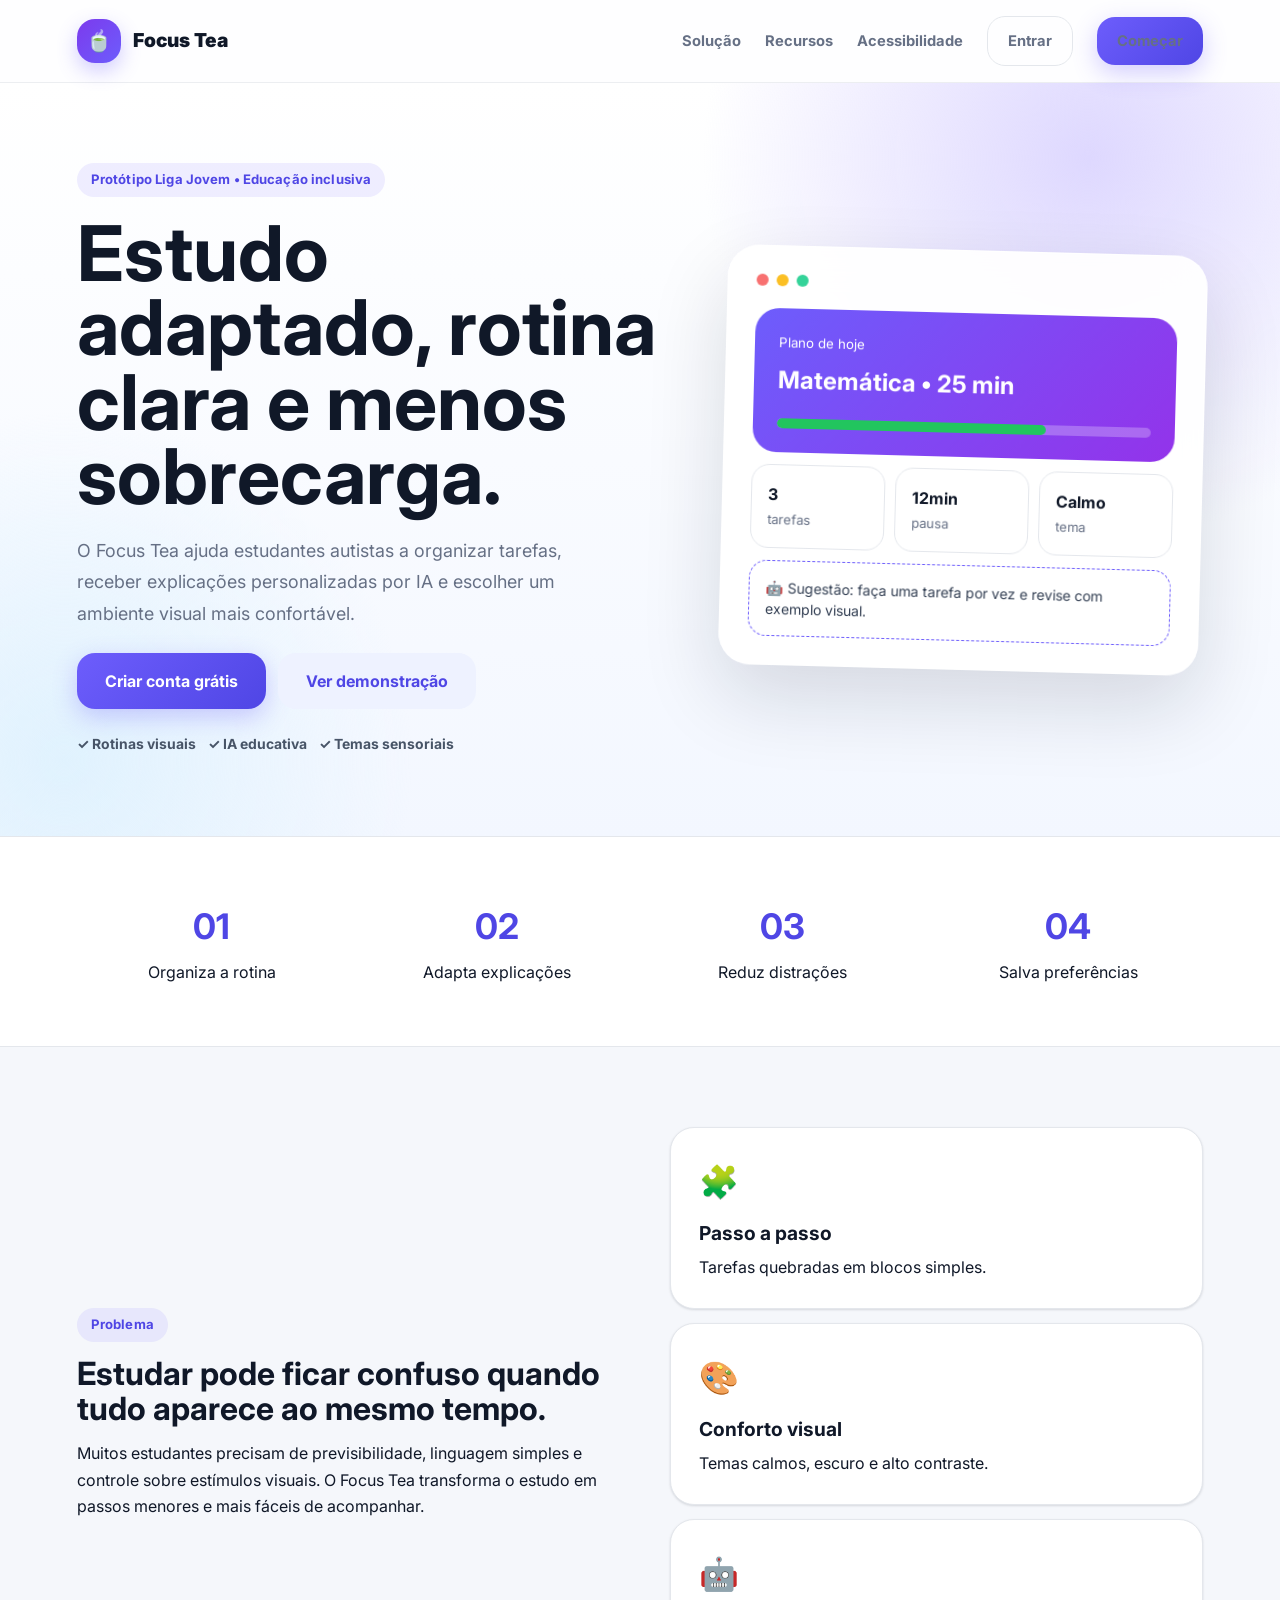
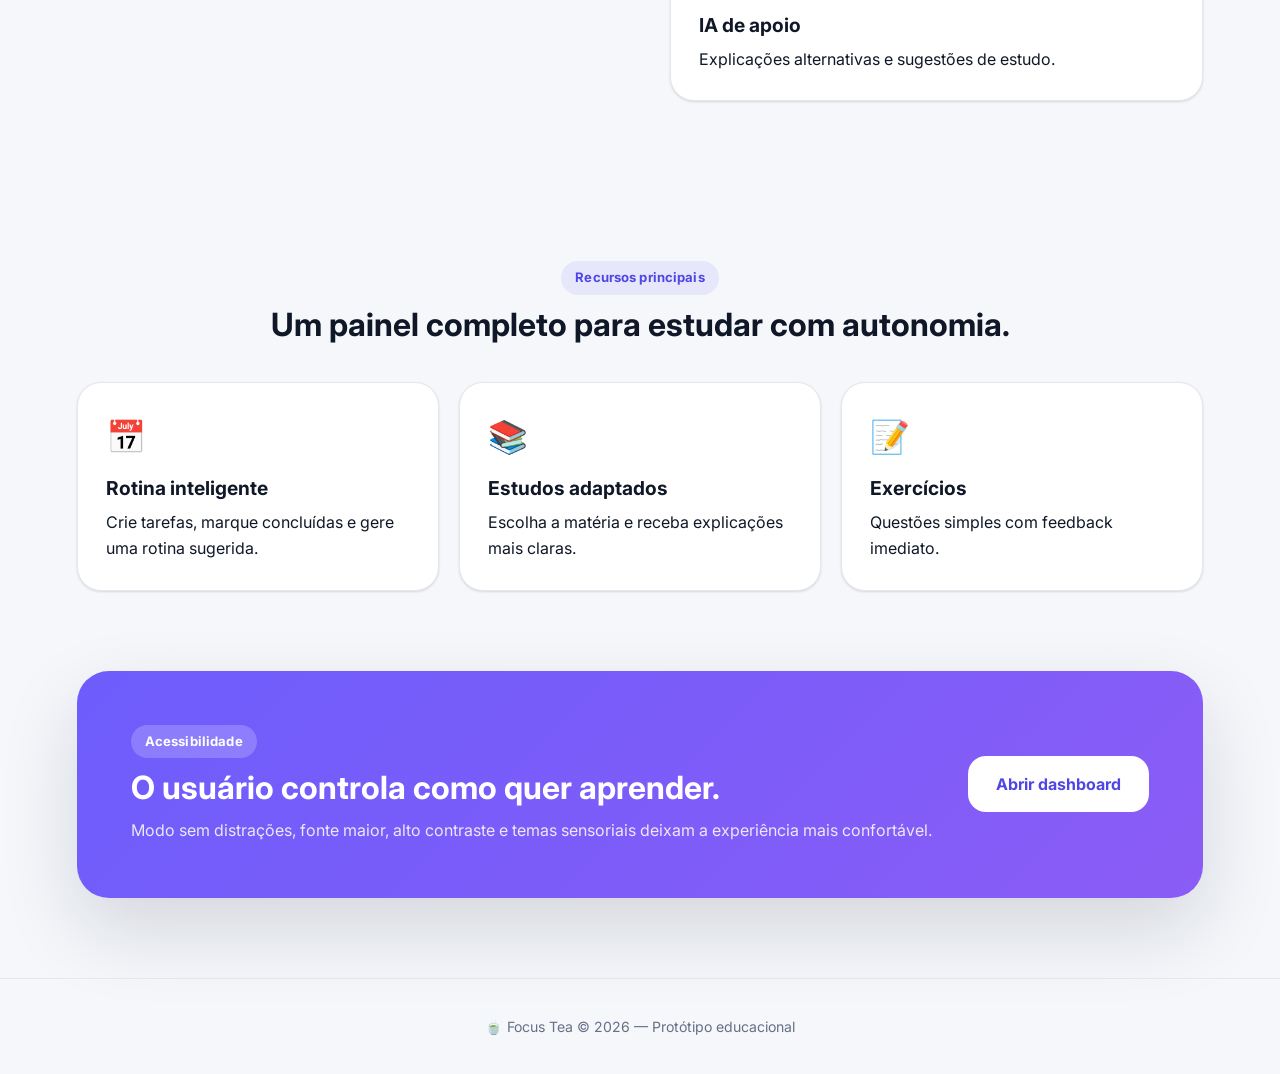
<file: index.html>
<!DOCTYPE html>
<html lang="pt-BR">
<head>
  <meta charset="UTF-8" />
  <meta name="viewport" content="width=device-width, initial-scale=1.0" />
  <title>Focus Tea | Rotina e estudos com IA</title>
  <link rel="stylesheet" href="css/style.css" />
</head>
<body class="landing-page">
  <header class="topbar glass">
    <a class="brand" href="index.html"><span class="logo">🍵</span><span>Focus Tea</span></a>
    <nav class="nav-links">
      <a href="#solucao">Solução</a>
      <a href="#recursos">Recursos</a>
      <a href="#acessibilidade">Acessibilidade</a>
      <a href="login.html" class="btn btn-ghost">Entrar</a>
      <a href="cadastro.html" class="btn btn-primary">Começar</a>
    </nav>
  </header>

  <main>
    <section class="hero">
      <div class="hero-content">
        <span class="eyebrow">Protótipo Liga Jovem • Educação inclusiva</span>
        <h1>Estudo adaptado, rotina clara e menos sobrecarga.</h1>
        <p>O Focus Tea ajuda estudantes autistas a organizar tarefas, receber explicações personalizadas por IA e escolher um ambiente visual mais confortável.</p>
        <div class="hero-actions">
          <a href="cadastro.html" class="btn btn-primary btn-large">Criar conta grátis</a>
          <a href="dashboard.html" class="btn btn-soft btn-large">Ver demonstração</a>
        </div>
        <div class="trust-row">
          <span>✓ Rotinas visuais</span>
          <span>✓ IA educativa</span>
          <span>✓ Temas sensoriais</span>
        </div>
      </div>
      <div class="hero-panel">
        <div class="mock-window">
          <div class="window-dots"><span></span><span></span><span></span></div>
          <div class="mock-card purple">
            <small>Plano de hoje</small>
            <strong>Matemática • 25 min</strong>
            <div class="mini-progress"><span style="width:72%"></span></div>
          </div>
          <div class="mock-grid">
            <div><strong>3</strong><span>tarefas</span></div>
            <div><strong>12min</strong><span>pausa</span></div>
            <div><strong>Calmo</strong><span>tema</span></div>
          </div>
          <div class="ai-bubble">🤖 Sugestão: faça uma tarefa por vez e revise com exemplo visual.</div>
        </div>
      </div>
    </section>

    <section class="section stats-strip">
      <div><strong>01</strong><span>Organiza a rotina</span></div>
      <div><strong>02</strong><span>Adapta explicações</span></div>
      <div><strong>03</strong><span>Reduz distrações</span></div>
      <div><strong>04</strong><span>Salva preferências</span></div>
    </section>

    <section id="solucao" class="section split-section">
      <div>
        <span class="eyebrow">Problema</span>
        <h2>Estudar pode ficar confuso quando tudo aparece ao mesmo tempo.</h2>
        <p>Muitos estudantes precisam de previsibilidade, linguagem simples e controle sobre estímulos visuais. O Focus Tea transforma o estudo em passos menores e mais fáceis de acompanhar.</p>
      </div>
      <div class="feature-stack">
        <article class="feature-card"><span>🧩</span><h3>Passo a passo</h3><p>Tarefas quebradas em blocos simples.</p></article>
        <article class="feature-card"><span>🎨</span><h3>Conforto visual</h3><p>Temas calmos, escuro e alto contraste.</p></article>
        <article class="feature-card"><span>🤖</span><h3>IA de apoio</h3><p>Explicações alternativas e sugestões de estudo.</p></article>
      </div>
    </section>

    <section id="recursos" class="section">
      <div class="section-title">
        <span class="eyebrow">Recursos principais</span>
        <h2>Um painel completo para estudar com autonomia.</h2>
      </div>
      <div class="cards-3">
        <article class="big-card"><span>📅</span><h3>Rotina inteligente</h3><p>Crie tarefas, marque concluídas e gere uma rotina sugerida.</p></article>
        <article class="big-card"><span>📚</span><h3>Estudos adaptados</h3><p>Escolha a matéria e receba explicações mais claras.</p></article>
        <article class="big-card"><span>📝</span><h3>Exercícios</h3><p>Questões simples com feedback imediato.</p></article>
      </div>
    </section>

    <section id="acessibilidade" class="section cta-section">
      <div>
        <span class="eyebrow">Acessibilidade</span>
        <h2>O usuário controla como quer aprender.</h2>
        <p>Modo sem distrações, fonte maior, alto contraste e temas sensoriais deixam a experiência mais confortável.</p>
      </div>
      <a href="dashboard.html" class="btn btn-light btn-large">Abrir dashboard</a>
    </section>
  </main>

  <footer class="footer">🍵 Focus Tea © 2026 — Protótipo educacional</footer>
</body>
</html>
</file>
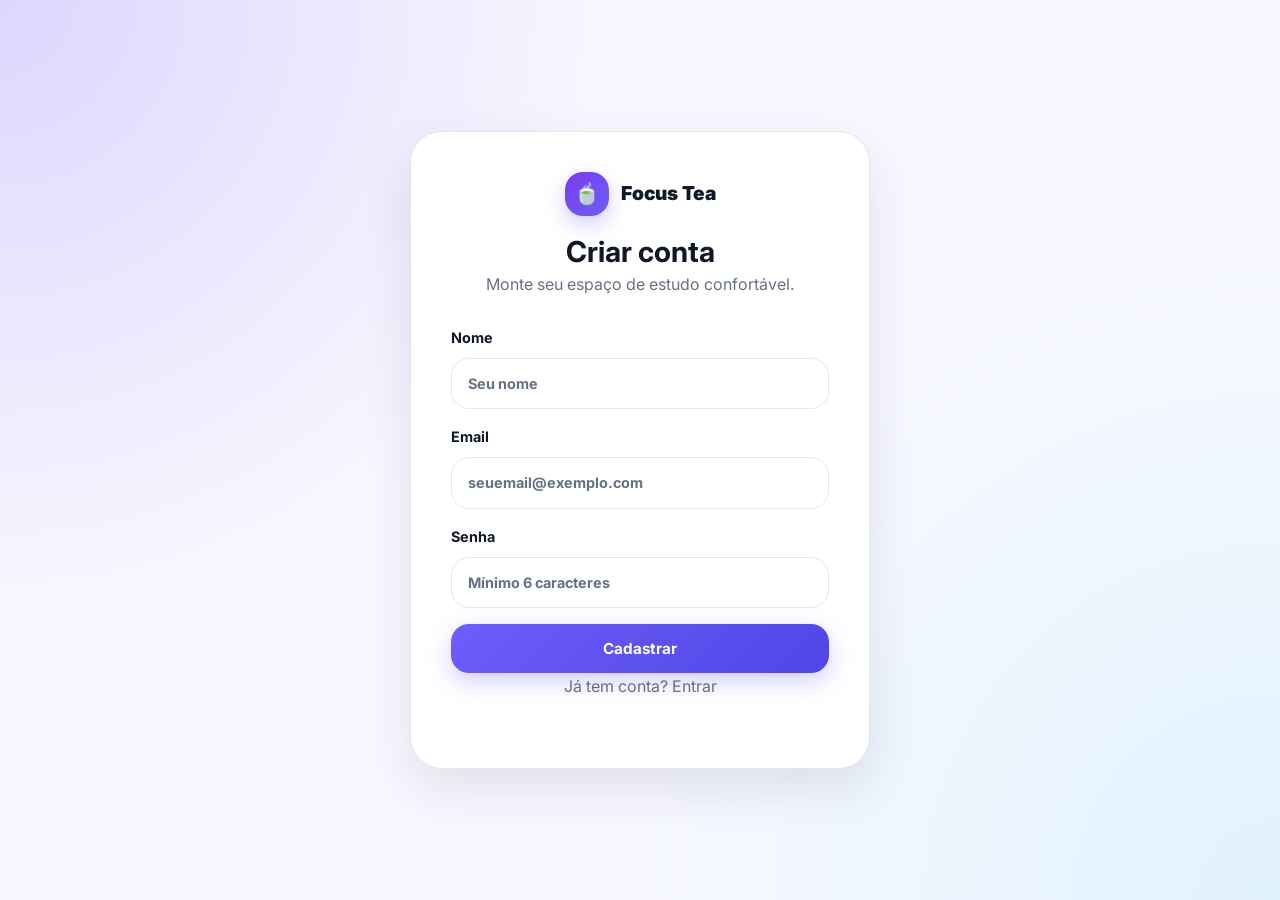
<file: cadastro.html>
<!DOCTYPE html>
<html lang="pt-BR">
<head>
  <meta charset="UTF-8" />
  <meta name="viewport" content="width=device-width, initial-scale=1.0" />
  <title>Cadastro | Focus Tea</title>
  <link rel="stylesheet" href="css/style.css" />
</head>
<body class="auth-page">
  <main class="auth-card">
    <a class="brand center" href="index.html"><span class="logo">🍵</span><span>Focus Tea</span></a>
    <h1>Criar conta</h1>
    <p>Monte seu espaço de estudo confortável.</p>
    <div id="authError" class="auth-error" role="alert"></div>
    <form onsubmit="handleCadastro(event)">
      <label for="nomeCadastro">Nome
        <input id="nomeCadastro" name="nome" type="text" placeholder="Seu nome" autocomplete="name" required />
      </label>
      <label for="emailCadastro">Email
        <input id="emailCadastro" name="email" type="email" placeholder="seuemail@exemplo.com" autocomplete="email" required />
      </label>
      <label for="senhaCadastro">Senha
        <input id="senhaCadastro" name="senha" type="password" placeholder="Mínimo 6 caracteres" autocomplete="new-password" minlength="6" required />
      </label>
      <button class="btn btn-primary full">Cadastrar</button>
    </form>
    <p class="muted">Já tem conta? <a href="login.html">Entrar</a></p>
  </main>
  <script src="js/app.js"></script>
</body>
</html>
</file>
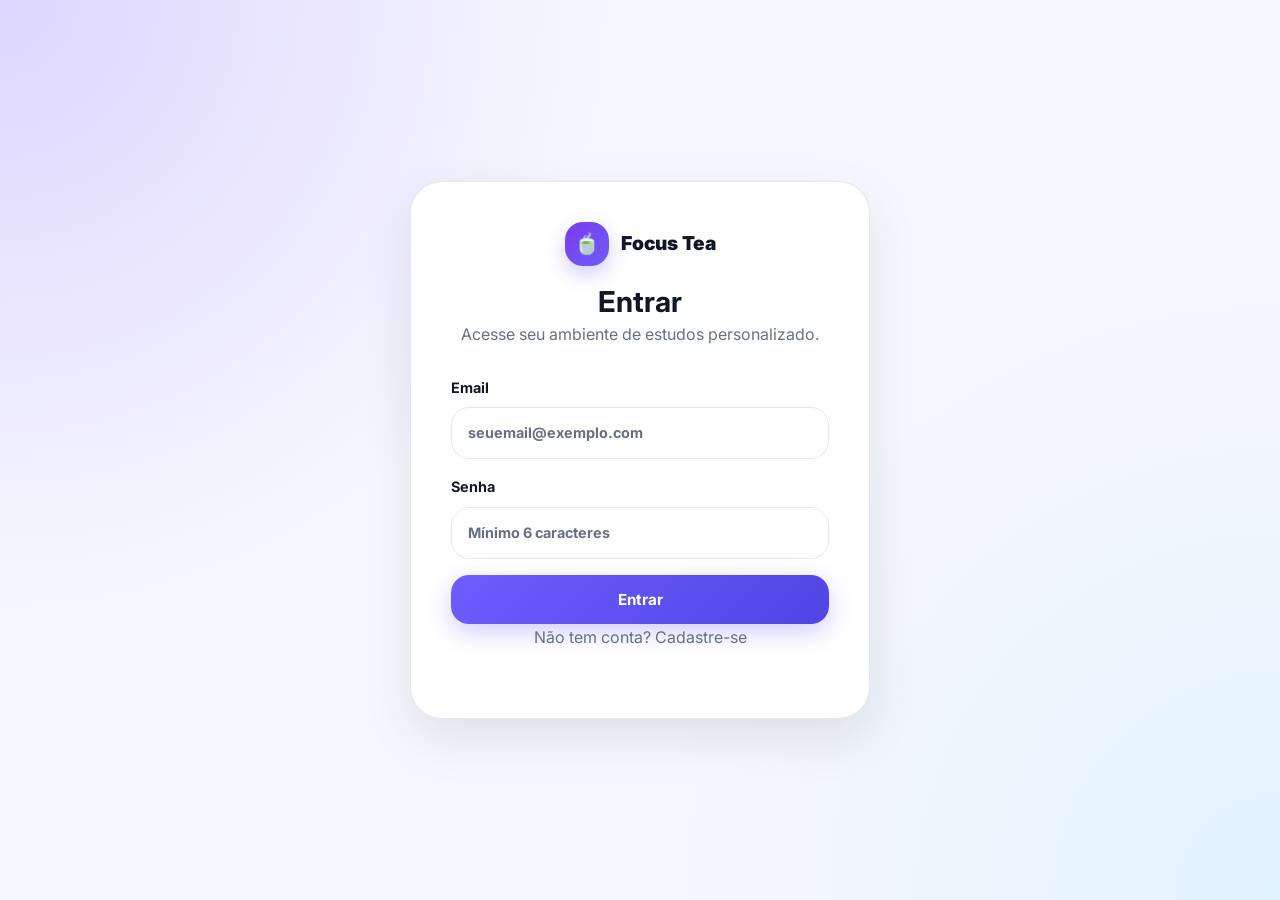
<file: login.html>
<!DOCTYPE html>
<html lang="pt-BR">
<head>
  <meta charset="UTF-8" />
  <meta name="viewport" content="width=device-width, initial-scale=1.0" />
  <title>Entrar | Focus Tea</title>
  <link rel="stylesheet" href="css/style.css" />
</head>
<body class="auth-page">
  <main class="auth-card">
    <a class="brand center" href="index.html"><span class="logo">🍵</span><span>Focus Tea</span></a>
    <h1>Entrar</h1>
    <p>Acesse seu ambiente de estudos personalizado.</p>
    <div id="authError" class="auth-error" role="alert"></div>
    <form onsubmit="handleLogin(event)">
      <label for="emailLogin">Email
        <input id="emailLogin" name="email" type="email" placeholder="seuemail@exemplo.com" autocomplete="email" required />
      </label>
      <label for="senhaLogin">Senha
        <input id="senhaLogin" name="senha" type="password" placeholder="Mínimo 6 caracteres" autocomplete="current-password" required />
      </label>
      <button class="btn btn-primary full">Entrar</button>
    </form>
    <p class="muted">Não tem conta? <a href="cadastro.html">Cadastre-se</a></p>
  </main>
  <script src="js/app.js"></script>
</body>
</html>
</file>
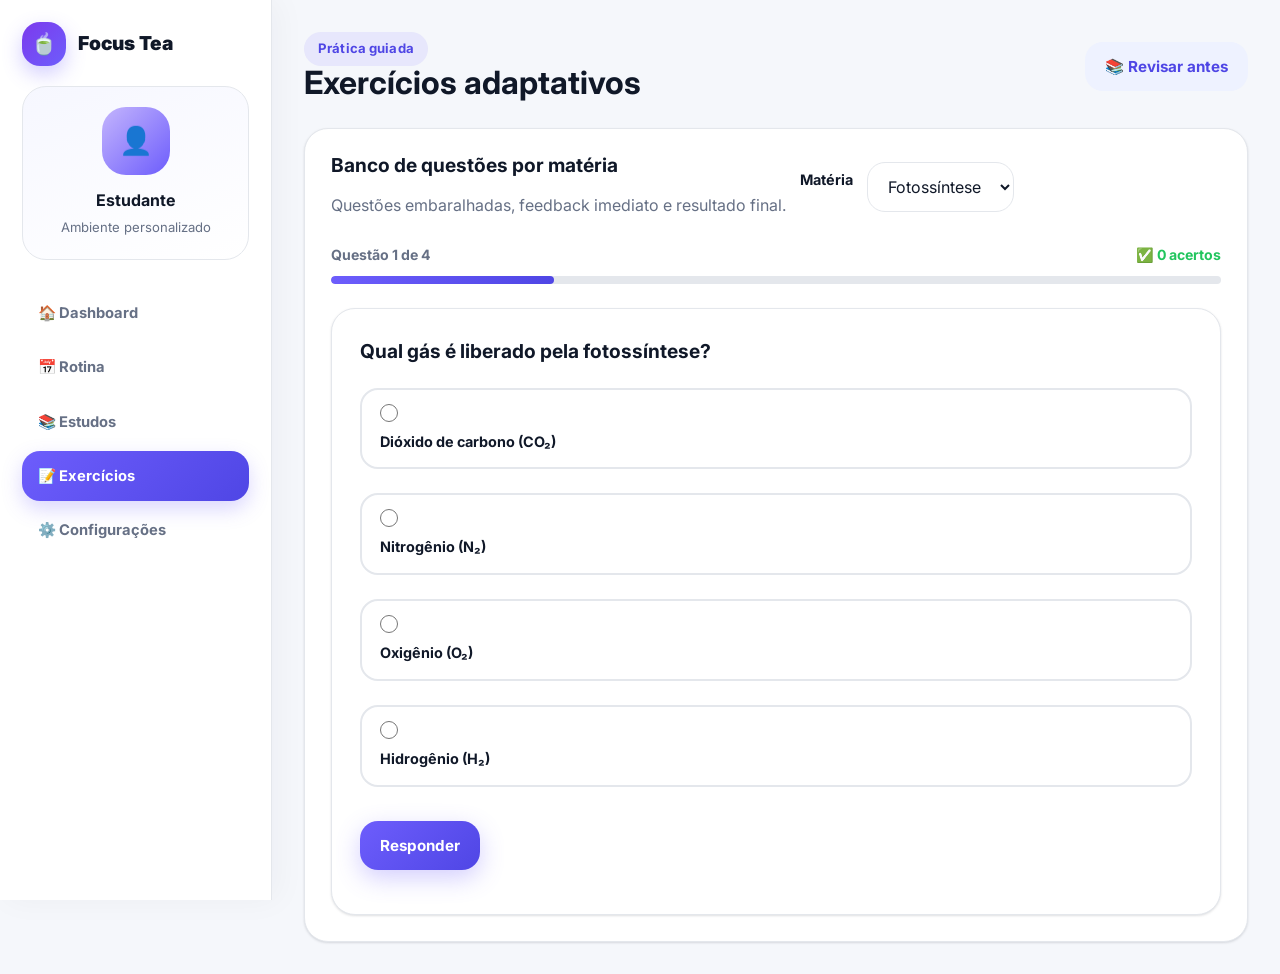
<file: paginas/exercicios.html>
<!DOCTYPE html>
<html lang="pt-BR">
<head>
  <meta charset="UTF-8" />
  <meta name="viewport" content="width=device-width, initial-scale=1.0" />
  <title>Exercícios | Focus Tea</title>
  <link rel="stylesheet" href="../css/style.css" />
</head>
<body class="app-shell">
  <a class="skip-link" href="#conteudo">Pular para o conteúdo</a>
  <aside class="sidebar" aria-label="Navegação principal">
    <a class="brand" href="../dashboard.html"><span class="logo">🍵</span><span>Focus Tea</span></a>
    <div class="user-card"><div class="avatar">👤</div><strong class="user-nome">Estudante</strong><span>Ambiente personalizado</span></div>
    <nav class="side-nav">
      <a href="../dashboard.html">🏠 Dashboard</a>
      <a href="rotina.html">📅 Rotina</a>
      <a href="estudos.html">📚 Estudos</a>
      <a class="active" href="exercicios.html" aria-current="page">📝 Exercícios</a>
      <a href="configuracoes.html">⚙️ Configurações</a>
    </nav>
  </aside>

  <main id="conteudo" class="workspace">
    <header class="workspace-header">
      <div>
        <span class="eyebrow">Prática guiada</span>
        <h1>Exercícios adaptativos</h1>
      </div>
      <a class="btn btn-soft" href="estudos.html">📚 Revisar antes</a>
    </header>

    <section class="panel-card quiz" aria-labelledby="quiz-title">
      <div class="quiz-selector">
        <div>
          <h2 id="quiz-title">Banco de questões por matéria</h2>
          <p class="muted">Questões embaralhadas, feedback imediato e resultado final.</p>
        </div>
        <label for="materiaQuiz">Matéria</label>
        <select id="materiaQuiz"></select>
      </div>
      <div id="quizContainer" aria-live="polite"></div>
    </section>
  </main>

  <script src="../js/app.js"></script>
</body>
</html>
</file>
<file: css/style.css>
/* ============================================================
   FOCUS TEA — Design System v2.0
   ============================================================ */

/* ── GOOGLE FONT ── */
@import url('https://fonts.googleapis.com/css2?family=Inter:wght@400;500;600;700;800;900&display=swap');

/* ── DESIGN TOKENS ── */
:root {
  --bg: #f5f7fb;
  --surface: #ffffff;
  --text: #101828;
  --muted: #667085;
  --line: #e4e7ec;
  --primary: #6d5dfc;
  --primary-dark: #4f46e5;
  --primary-light: #ede9fe;
  --soft: #eef2ff;
  --green: #22c55e;
  --green-soft: #dcfce7;
  --red: #ef4444;
  --red-soft: #fef2f2;
  --amber: #f59e0b;
  --amber-soft: #fffbeb;
  --shadow-sm: 0 1px 3px rgba(16,24,40,.08), 0 1px 2px rgba(16,24,40,.06);
  --shadow: 0 20px 50px rgba(16,24,40,.10);
  --shadow-lg: 0 32px 80px rgba(16,24,40,.14);
  --radius-sm: 12px;
  --radius: 18px;
  --radius-lg: 24px;
  --radius-xl: 32px;
  --font: 'Inter', 'Segoe UI', Arial, sans-serif;
  --transition: 0.22s cubic-bezier(.4,0,.2,1);
}

/* ── RESET ── */
*, *::before, *::after {
  box-sizing: border-box;
  margin: 0;
  padding: 0;
}

html { scroll-behavior: smooth; }

body {
  font-family: var(--font);
  background: var(--bg);
  color: var(--text);
  line-height: 1.65;
  transition: background var(--transition), color var(--transition);
}

a { text-decoration: none; color: inherit; }
img { max-width: 100%; }
input, select, textarea, button { font: inherit; }
textarea { min-height: 120px; resize: vertical; }

/* ── FOCUS VISIBLE (Acessibilidade) ── */
:focus-visible {
  outline: 3px solid var(--primary);
  outline-offset: 3px;
  border-radius: var(--radius-sm);
}

/* ── SKIP LINK ── */
.skip-link {
  position: absolute;
  top: -100%;
  left: 16px;
  background: var(--primary);
  color: #fff;
  padding: 12px 20px;
  border-radius: 0 0 var(--radius) var(--radius);
  font-weight: 700;
  z-index: 9999;
  transition: top 0.2s;
}
.skip-link:focus { top: 0; }

/* ── TIPOGRAFIA ── */
h1 { font-size: 3rem; line-height: 1.08; letter-spacing: 0; }
h2 { font-size: 2rem; line-height: 1.1; letter-spacing: 0; }
h3 { font-size: 1.2rem; line-height: 1.3; }

.muted { color: var(--muted); }

.eyebrow, .badge {
  display: inline-flex;
  padding: 6px 14px;
  border-radius: 999px;
  background: rgba(109,93,252,.10);
  color: var(--primary-dark);
  font-weight: 700;
  font-size: .82rem;
  letter-spacing: 0.01em;
}

/* ── BOTÕES ── */
.btn {
  display: inline-flex;
  align-items: center;
  justify-content: center;
  gap: 8px;
  padding: 12px 20px;
  border-radius: var(--radius);
  border: 0;
  cursor: pointer;
  font-weight: 700;
  font-size: .95rem;
  transition: transform var(--transition), box-shadow var(--transition), background var(--transition), opacity var(--transition);
  white-space: nowrap;
  user-select: none;
}

.btn:hover { transform: translateY(-2px); }
.btn:active { transform: translateY(0) scale(.98); }
.btn:disabled { opacity: .6; cursor: not-allowed; transform: none; }

.btn-primary {
  background: linear-gradient(135deg, var(--primary), var(--primary-dark));
  color: #fff;
  box-shadow: 0 8px 24px rgba(109,93,252,.30);
}
.btn-primary:hover { box-shadow: 0 14px 32px rgba(109,93,252,.40); }

.btn-soft { background: var(--soft); color: var(--primary-dark); }
.btn-soft:hover { background: var(--primary-light); }

.btn-ghost { background: transparent; color: var(--primary-dark); border: 1.5px solid var(--line); }
.btn-ghost:hover { background: var(--soft); border-color: var(--primary); }

.btn-light { background: #fff; color: var(--primary-dark); }
.btn-danger { background: var(--red-soft); color: var(--red); }
.btn-success { background: var(--green-soft); color: #15803d; }

.btn-icon {
  background: none;
  border: none;
  cursor: pointer;
  padding: 6px 8px;
  border-radius: var(--radius-sm);
  font-size: 1rem;
  transition: background var(--transition);
  line-height: 1;
}
.btn-icon:hover { background: var(--soft); }

.btn-large { padding: 15px 28px; font-size: 1rem; }
.full { width: 100%; }

/* ── INPUTS ── */
input[type="text"],
input[type="email"],
input[type="password"],
input[type="time"],
select,
textarea {
  width: 100%;
  border: 1.5px solid var(--line);
  border-radius: var(--radius);
  padding: 13px 16px;
  background: var(--surface);
  color: var(--text);
  transition: border-color var(--transition), box-shadow var(--transition);
}

input[type="text"]:focus,
input[type="email"]:focus,
input[type="password"]:focus,
input[type="time"]:focus,
select:focus,
textarea:focus {
  outline: none;
  border-color: var(--primary);
  box-shadow: 0 0 0 4px rgba(109,93,252,.12);
}

input::placeholder { color: var(--muted); }

/* ── BRAND ── */
.brand {
  display: flex;
  align-items: center;
  gap: 12px;
  font-weight: 900;
  font-size: 1.2rem;
}
.brand.center { justify-content: center; }

.logo {
  display: grid;
  place-items: center;
  width: 44px;
  height: 44px;
  border-radius: var(--radius);
  background: linear-gradient(135deg, #7c3aed, #6d5dfc);
  box-shadow: 0 8px 20px rgba(109,93,252,.30);
  font-size: 1.3rem;
  flex-shrink: 0;
}

/* ── TOPBAR ── */
.topbar {
  position: sticky;
  top: 0;
  z-index: 200;
  display: flex;
  align-items: center;
  justify-content: space-between;
  padding: 16px 6%;
  backdrop-filter: blur(20px);
  -webkit-backdrop-filter: blur(20px);
  background: rgba(255,255,255,.85);
  border-bottom: 1px solid rgba(228,231,236,.7);
}

.nav-links {
  display: flex;
  align-items: center;
  gap: 24px;
  font-weight: 700;
}

.nav-links a { 
  color: var(--muted); 
  transition: color var(--transition);
  font-size: .92rem;
}
.nav-links a:hover { color: var(--primary-dark); }

/* Hamburguer */
.hamburguer {
  display: none;
  flex-direction: column;
  gap: 5px;
  cursor: pointer;
  padding: 8px;
  border: none;
  background: none;
  border-radius: var(--radius-sm);
}
.hamburguer span {
  display: block;
  width: 24px;
  height: 2px;
  background: var(--text);
  border-radius: 2px;
  transition: transform var(--transition), opacity var(--transition);
}

/* ── HERO LANDING ── */
.hero {
  display: grid;
  grid-template-columns: 1.1fr .9fr;
  gap: 60px;
  align-items: center;
  min-height: 720px;
  padding: 80px 6%;
  background:
    radial-gradient(circle at 85% 10%, #ded8ff 0, transparent 30%),
    radial-gradient(circle at 5% 90%, #e0f2fe 0, transparent 25%),
    linear-gradient(180deg, #fff 0, #f3f7ff 100%);
}

.hero h1 {
  font-size: 4.8rem;
  line-height: 0.97;
  letter-spacing: 0;
  margin: 20px 0;
}

.hero p {
  font-size: 1.12rem;
  color: var(--muted);
  max-width: 500px;
  line-height: 1.75;
}

.hero-actions, .trust-row {
  display: flex;
  flex-wrap: wrap;
  gap: 12px;
  margin-top: 24px;
}

.trust-row span {
  color: #475467;
  font-weight: 700;
  font-size: .87rem;
}

.hero-panel { position: relative; }

.mock-window {
  background: rgba(255,255,255,.92);
  border: 1px solid rgba(255,255,255,.9);
  border-radius: var(--radius-xl);
  padding: 28px;
  box-shadow: var(--shadow-lg);
  backdrop-filter: blur(20px);
  transform: rotate(1.5deg);
  animation: float 5s ease-in-out infinite;
}

@keyframes float {
  0%, 100% { transform: rotate(1.5deg) translateY(0); }
  50% { transform: rotate(1.5deg) translateY(-10px); }
}

.window-dots {
  display: flex;
  gap: 8px;
  margin-bottom: 22px;
}
.window-dots span {
  width: 12px;
  height: 12px;
  border-radius: 50%;
}
.window-dots span:nth-child(1) { background: #f87171; }
.window-dots span:nth-child(2) { background: #fbbf24; }
.window-dots span:nth-child(3) { background: #34d399; }

.mock-card {
  border-radius: var(--radius-lg);
  padding: 24px;
  color: #fff;
}
.mock-card.purple { background: linear-gradient(135deg, #6d5dfc, #9333ea); }
.mock-card small, .mock-card strong { display: block; }
.mock-card strong { font-size: 1.5rem; margin-top: 6px; }

.mini-progress, .progress {
  height: 10px;
  border-radius: 999px;
  background: rgba(255,255,255,.25);
  overflow: hidden;
}
.mini-progress { margin-top: 18px; }
.mini-progress span, .progress span {
  display: block;
  height: 100%;
  border-radius: inherit;
  background: var(--green);
  transition: width 0.6s ease;
}

.mock-grid {
  display: grid;
  grid-template-columns: repeat(3, 1fr);
  gap: 10px;
  margin: 12px 0;
}
.mock-grid div, .ai-bubble {
  background: #fff;
  border: 1px solid var(--line);
  border-radius: var(--radius);
  padding: 16px;
}
.mock-grid strong, .mock-grid span { display: block; }
.mock-grid span { color: var(--muted); font-size: .82rem; margin-top: 2px; }

.ai-bubble {
  border-style: dashed;
  border-color: var(--primary);
  color: #344054;
  font-size: .88rem;
  line-height: 1.5;
}

/* ── SECTIONS ── */
.section { padding: 80px 6%; }
.section-title { text-align: center; margin-bottom: 40px; }
.section-title h2 { margin: 12px 0; }

.stats-strip {
  display: grid;
  grid-template-columns: repeat(4, 1fr);
  gap: 16px;
  padding: 40px 6%;
  background: var(--surface);
  border-top: 1px solid var(--line);
  border-bottom: 1px solid var(--line);
}

.stats-strip div {
  text-align: center;
  padding: 20px;
  border-radius: var(--radius-lg);
  transition: transform var(--transition);
}
.stats-strip div:hover { transform: translateY(-3px); }
.stats-strip strong { display: block; font-size: 2.2rem; color: var(--primary-dark); margin-bottom: 4px; }

.split-section {
  display: grid;
  grid-template-columns: 1fr 1fr;
  gap: 60px;
  align-items: center;
}
.split-section h2 { margin: 14px 0; }

.feature-stack { display: grid; gap: 14px; }

.feature-card, .big-card {
  background: var(--surface);
  border: 1px solid var(--line);
  border-radius: var(--radius-lg);
  box-shadow: var(--shadow-sm);
  padding: 28px;
  transition: transform var(--transition), box-shadow var(--transition);
}
.feature-card:hover, .big-card:hover {
  transform: translateY(-5px);
  box-shadow: var(--shadow);
}
.feature-card span, .big-card span { font-size: 2rem; display: block; margin-bottom: 12px; }
.feature-card h3, .big-card h3 { margin-bottom: 8px; }

.cards-3 {
  display: grid;
  grid-template-columns: repeat(3, 1fr);
  gap: 20px;
  margin-top: 28px;
}

.cta-section {
  display: flex;
  align-items: center;
  justify-content: space-between;
  gap: 30px;
  margin: 0 6% 80px;
  padding: 54px;
  border-radius: var(--radius-xl);
  background: linear-gradient(135deg, #6d5dfc, #8b5cf6);
  color: #fff;
  box-shadow: var(--shadow-lg);
}
.cta-section p { color: rgba(255,255,255,.85); margin-top: 12px; }
.cta-section .eyebrow { background: rgba(255,255,255,.2); color: #fff; }
.cta-section h2 { margin: 12px 0 0; }

.footer {
  text-align: center;
  padding: 36px;
  color: var(--muted);
  border-top: 1px solid var(--line);
  font-size: .88rem;
}

/* ── AUTH ── */
.auth-page {
  min-height: 100vh;
  display: grid;
  place-items: center;
  background:
    radial-gradient(circle at top left, #ddd6fe, transparent 40%),
    radial-gradient(circle at bottom right, #e0f2fe, transparent 40%),
    #f7f8ff;
  padding: 20px;
}

.auth-card {
  width: min(460px, 100%);
  background: #fff;
  border: 1px solid var(--line);
  border-radius: var(--radius-xl);
  padding: 40px;
  box-shadow: var(--shadow);
  animation: slideUp 0.4s ease;
}

@keyframes slideUp {
  from { opacity: 0; transform: translateY(24px); }
  to { opacity: 1; transform: translateY(0); }
}

.auth-card h1 { text-align: center; margin: 20px 0 4px; font-size: 1.8rem; }
.auth-card > p { text-align: center; color: var(--muted); margin-bottom: 28px; }
.auth-card form { display: grid; gap: 16px; }
.auth-card label { display: grid; gap: 8px; font-weight: 700; font-size: .9rem; }

.auth-error {
  padding: 12px 16px;
  background: var(--red-soft);
  border: 1px solid #fca5a5;
  border-radius: var(--radius);
  color: var(--red);
  font-size: .88rem;
  display: none;
}
.auth-error.show { display: block; }

/* ── APP SHELL ── */
.app-shell {
  display: grid;
  grid-template-columns: 272px 1fr;
  min-height: 100vh;
}

.sidebar {
  position: sticky;
  top: 0;
  height: 100vh;
  overflow-y: auto;
  background: rgba(255,255,255,.97);
  border-right: 1px solid var(--line);
  padding: 22px;
  box-shadow: 6px 0 30px rgba(16,24,40,.04);
  display: flex;
  flex-direction: column;
}

.user-card {
  margin: 20px 0;
  padding: 20px;
  text-align: center;
  border-radius: var(--radius-lg);
  background: linear-gradient(160deg, #f6f7ff, #fff);
  border: 1px solid var(--line);
}

.avatar {
  width: 68px;
  height: 68px;
  margin: 0 auto 12px;
  display: grid;
  place-items: center;
  border-radius: var(--radius-lg);
  background: linear-gradient(135deg, #c4b5fd, #6d5dfc);
  font-size: 1.7rem;
}

.user-card strong { display: block; font-size: 1rem; }
.user-card span { display: block; color: var(--muted); font-size: .82rem; margin-top: 4px; }

.side-nav { display: grid; gap: 4px; margin-top: 8px; }

.side-nav a {
  display: flex;
  align-items: center;
  gap: 10px;
  padding: 13px 16px;
  border-radius: var(--radius);
  font-weight: 700;
  color: var(--muted);
  font-size: .92rem;
  transition: background var(--transition), color var(--transition), box-shadow var(--transition);
}
.side-nav a:hover { color: var(--primary-dark); background: var(--soft); }
.side-nav a.active {
  background: linear-gradient(135deg, var(--primary), var(--primary-dark));
  color: #fff;
  box-shadow: 0 8px 20px rgba(109,93,252,.25);
}

.sidebar-footer {
  margin-top: auto;
  padding-top: 16px;
  border-top: 1px solid var(--line);
}

.workspace {
  padding: 32px;
  max-width: 1100px;
  width: 100%;
}

.workspace-header {
  display: flex;
  justify-content: space-between;
  align-items: center;
  gap: 20px;
  margin-bottom: 28px;
  flex-wrap: wrap;
}
.workspace-header h1 { font-size: 2rem; letter-spacing: 0; }

/* ── DASHBOARD ── */
.dashboard-hero {
  display: flex;
  align-items: center;
  justify-content: space-between;
  gap: 30px;
  padding: 44px;
  border-radius: var(--radius-xl);
  background: linear-gradient(135deg, #6d5dfc, #8b5cf6);
  color: #fff;
  box-shadow: var(--shadow);
  margin-bottom: 24px;
  overflow: hidden;
  position: relative;
}

.dashboard-hero::before {
  content: '';
  position: absolute;
  top: -50%;
  right: -10%;
  width: 300px;
  height: 300px;
  background: rgba(255,255,255,.06);
  border-radius: 50%;
}

.dashboard-hero h2 { font-size: 1.9rem; line-height: 1.1; margin: 12px 0 8px; }
.dashboard-hero p { color: rgba(255,255,255,.85); font-size: .95rem; }
.dashboard-hero .badge { background: rgba(255,255,255,.2); color: #fff; }

#dataHoraAtual {
  font-size: .82rem;
  opacity: .75;
  margin-top: 6px;
}

.hero-metric {
  background: rgba(255,255,255,.15);
  border: 1px solid rgba(255,255,255,.25);
  padding: 24px 32px;
  border-radius: var(--radius-lg);
  text-align: center;
  min-width: 160px;
  flex-shrink: 0;
}
.hero-metric strong {
  display: block;
  font-size: 3rem;
  line-height: 1;
  font-weight: 900;
}
.hero-metric span { font-size: .88rem; opacity: .85; margin-top: 4px; display: block; }

.metric-grid {
  display: grid;
  grid-template-columns: repeat(3, 1fr);
  gap: 18px;
  margin-bottom: 24px;
}

.metric-card {
  background: var(--surface);
  border: 1px solid var(--line);
  border-radius: var(--radius-lg);
  box-shadow: var(--shadow-sm);
  padding: 24px;
  transition: transform var(--transition), box-shadow var(--transition);
}
.metric-card:hover { transform: translateY(-4px); box-shadow: var(--shadow); }
.metric-card > span { font-size: 2rem; display: block; margin-bottom: 10px; }
.metric-card h3 { font-size: 1rem; color: var(--muted); font-weight: 600; }
.metric-card strong { display: block; font-size: 2.2rem; margin: 8px 0; font-weight: 900; }

.cards-2 { display: grid; grid-template-columns: 1fr 1fr; gap: 20px; }

.panel-card {
  background: var(--surface);
  border: 1px solid var(--line);
  border-radius: var(--radius-lg);
  box-shadow: var(--shadow-sm);
  padding: 26px;
}
.panel-card h2 { margin-bottom: 16px; font-size: 1.2rem; }

/* ── TASK LIST ── */
.task-list { display: grid; gap: 10px; margin: 14px 0; }

.task {
  display: flex;
  align-items: center;
  justify-content: space-between;
  gap: 12px;
  padding: 14px 16px;
  border-radius: var(--radius);
  background: #f8f9ff;
  border: 1px solid var(--line);
  border-left: 4px solid var(--primary);
  transition: opacity var(--transition), background var(--transition);
  animation: taskIn 0.25s ease;
}

@keyframes taskIn {
  from { opacity: 0; transform: translateX(-10px); }
  to { opacity: 1; transform: translateX(0); }
}

.task.done {
  opacity: .55;
}
.task.done .task-text {
  text-decoration: line-through;
  color: var(--muted);
}
.task.done { border-left-color: var(--green); }
.task.cat-pausa { border-left-color: var(--amber); }
.task.cat-lazer { border-left-color: var(--green); }
.task.cat-saude { border-left-color: #ec4899; }
.task.cat-outro { border-left-color: var(--muted); }

.task label {
  display: flex;
  align-items: center;
  gap: 10px;
  font-weight: 600;
  cursor: pointer;
  flex: 1;
  min-width: 0;
}

.task-text { font-size: .92rem; word-break: break-word; }

.task input[type="checkbox"] {
  width: 18px;
  height: 18px;
  flex-shrink: 0;
  accent-color: var(--primary);
  cursor: pointer;
}

.task-meta {
  display: flex;
  align-items: center;
  gap: 8px;
  flex-shrink: 0;
}

.task-time {
  font-size: .78rem;
  color: var(--muted);
  background: var(--soft);
  padding: 3px 10px;
  border-radius: 999px;
  white-space: nowrap;
}

.task-cat-badge {
  font-size: .88rem;
}

.inline-form {
  display: flex;
  gap: 10px;
  flex-wrap: wrap;
  align-items: flex-end;
}
.inline-form .form-group {
  display: flex;
  flex-direction: column;
  gap: 6px;
}
.inline-form .form-group label {
  font-size: .8rem;
  font-weight: 700;
  color: var(--muted);
}
.inline-form input[type="text"] { flex: 1; min-width: 200px; }
.inline-form input[type="time"] { width: 120px; }
.inline-form select { width: 140px; }

/* ── AI STYLES ── */
.ai-answer, .study-content {
  margin-top: 14px;
  padding: 18px;
  border-radius: var(--radius);
  background: #f8f9ff;
  border: 1px dashed #a78bfa;
  animation: fadeIn 0.3s ease;
  font-size: .92rem;
  line-height: 1.75;
}

.ai-content {
  background: linear-gradient(135deg, #f5f3ff, #ede9fe);
  border-radius: var(--radius);
  padding: 20px;
  margin-bottom: 14px;
  border: 1px solid #c4b5fd;
  animation: fadeIn 0.3s ease;
}

.ai-header {
  display: flex;
  align-items: center;
  gap: 10px;
  margin-bottom: 12px;
  font-weight: 700;
  font-size: .95rem;
}

.badge-ai {
  font-size: .72rem;
  padding: 3px 10px;
  background: var(--primary);
  color: #fff;
  border-radius: 999px;
  letter-spacing: 0.02em;
}

.ai-text {
  font-size: .93rem;
  line-height: 1.75;
  color: #2d1f7a;
}

/* Chat */
.chat-area {
  display: flex;
  flex-direction: column;
  gap: 12px;
  padding: 16px;
  background: #f8f9ff;
  border-radius: var(--radius);
  min-height: 200px;
  max-height: 360px;
  overflow-y: auto;
  margin-bottom: 14px;
  border: 1px solid var(--line);
  scroll-behavior: smooth;
}

.chat-msg {
  display: flex;
  align-items: flex-start;
  gap: 10px;
  animation: fadeIn 0.25s ease;
}
.chat-msg.user { flex-direction: row-reverse; }

.chat-avatar { font-size: 1.4rem; flex-shrink: 0; margin-top: 2px; }

.chat-bubble {
  padding: 12px 16px;
  border-radius: var(--radius);
  font-size: .9rem;
  max-width: 80%;
  line-height: 1.65;
}

.chat-msg.assistant .chat-bubble {
  background: #fff;
  border: 1px solid var(--line);
  border-radius: 4px var(--radius) var(--radius) var(--radius);
  color: var(--text);
}
.chat-msg.user .chat-bubble {
  background: linear-gradient(135deg, var(--primary), var(--primary-dark));
  color: #fff;
  border-radius: var(--radius) 4px var(--radius) var(--radius);
}

.chat-input-row {
  display: flex;
  gap: 10px;
  align-items: flex-end;
}
.chat-input-row textarea {
  flex: 1;
  min-height: 60px;
  max-height: 120px;
}

/* -- ESTUDOS: CHAT FULLSCREEN -- */
.study-page {
  background: #eef2f7;
}

.study-page .sidebar {
  z-index: 3;
}

.study-workspace {
  width: 100%;
  min-width: 0;
  padding: 18px;
}

.study-chat-shell {
  display: grid;
  grid-template-columns: 320px minmax(0, 1fr);
  height: calc(100vh - 36px);
  min-height: 640px;
  overflow: hidden;
  border: 1px solid var(--line);
  border-radius: var(--radius-lg);
  background: var(--surface);
  box-shadow: var(--shadow-sm);
}

.study-chat-rail {
  display: flex;
  flex-direction: column;
  gap: 16px;
  min-width: 0;
  padding: 22px;
  border-right: 1px solid var(--line);
  background: #f8fafc;
}

.study-rail-header h1 {
  margin: 10px 0 2px;
  font-size: 1.8rem;
}

.study-chat-rail label {
  display: grid;
  gap: 8px;
  font-weight: 800;
  font-size: .88rem;
}

.study-context-card {
  display: grid;
  gap: 8px;
  padding: 16px;
  border-radius: var(--radius);
  border: 1px solid var(--line);
  background: var(--surface);
  color: var(--text);
  box-shadow: var(--shadow-sm);
}

.study-context-card strong {
  font-size: 1.05rem;
}

.study-context-card p {
  color: var(--muted);
  font-size: .9rem;
  line-height: 1.55;
}

.study-context-card span {
  color: var(--primary-dark);
  font-size: .78rem;
  font-weight: 800;
}

.quick-prompts {
  display: grid;
  grid-template-columns: 1fr;
  gap: 10px;
  margin-top: auto;
}

.quick-prompts .btn {
  justify-content: flex-start;
  width: 100%;
  border-radius: var(--radius-sm);
}

.study-chat-panel {
  display: grid;
  grid-template-rows: auto 1fr auto;
  min-width: 0;
  min-height: 0;
  background:
    linear-gradient(rgba(255,255,255,.88), rgba(255,255,255,.88)),
    radial-gradient(circle at 20% 15%, rgba(109,93,252,.10), transparent 28%),
    radial-gradient(circle at 85% 85%, rgba(34,197,94,.10), transparent 26%),
    #f3f4f8;
}

.study-chat-header {
  display: flex;
  align-items: center;
  justify-content: space-between;
  gap: 16px;
  padding: 16px 20px;
  border-bottom: 1px solid var(--line);
  background: rgba(255,255,255,.92);
}

.chat-contact {
  display: flex;
  align-items: center;
  gap: 12px;
  min-width: 0;
}

.chat-contact-avatar {
  display: grid;
  place-items: center;
  width: 46px;
  height: 46px;
  border-radius: 50%;
  background: linear-gradient(135deg, var(--primary), var(--green));
  color: #fff;
  font-size: 1.35rem;
  flex-shrink: 0;
}

.chat-contact h2 {
  margin: 0;
  font-size: 1.05rem;
  line-height: 1.2;
}

.chat-contact span {
  display: block;
  color: var(--muted);
  font-size: .84rem;
  white-space: nowrap;
  overflow: hidden;
  text-overflow: ellipsis;
}

.study-chat-area {
  min-height: 0;
  max-height: none;
  height: 100%;
  margin: 0;
  padding: 24px min(5vw, 56px);
  border: 0;
  border-radius: 0;
  background: transparent;
  overflow-y: auto;
}

.study-chat-area .chat-msg {
  width: 100%;
}

.study-chat-area .chat-bubble {
  max-width: min(680px, 78%);
  padding: 13px 16px;
  border-radius: 16px;
  box-shadow: var(--shadow-sm);
  overflow-wrap: anywhere;
}

.study-chat-area .chat-msg.assistant .chat-bubble {
  background: #fff;
  border: 1px solid #e5e7eb;
  border-radius: 4px 16px 16px 16px;
}

.study-chat-area .chat-msg.user .chat-bubble {
  background: #d9fdd3;
  color: #102a17;
  border-radius: 16px 4px 16px 16px;
}

.study-chat-input {
  gap: 12px;
  padding: 14px 18px;
  border-top: 1px solid var(--line);
  background: rgba(255,255,255,.96);
}

.study-chat-input textarea {
  min-height: 52px;
  max-height: 120px;
  border-radius: 24px;
  background: #fff;
}

.study-chat-input .btn {
  min-height: 52px;
  border-radius: 999px;
  padding-inline: 24px;
}

.loading-ai {
  display: flex;
  align-items: center;
  gap: 10px;
  padding: 16px;
  color: var(--muted);
  font-style: italic;
  font-size: .88rem;
}

.loading-typing {
  display: inline-flex;
  align-items: center;
  gap: 4px;
  padding: 10px 16px;
  background: #fff;
  border-radius: 4px var(--radius) var(--radius) var(--radius);
  border: 1px solid var(--line);
}
.loading-typing span {
  width: 6px;
  height: 6px;
  background: var(--primary);
  border-radius: 50%;
  animation: typingDot 1.2s ease infinite;
}
.loading-typing span:nth-child(2) { animation-delay: .2s; }
.loading-typing span:nth-child(3) { animation-delay: .4s; }

@keyframes typingDot {
  0%, 60%, 100% { transform: translateY(0); opacity: .4; }
  30% { transform: translateY(-4px); opacity: 1; }
}

/* ── QUIZ ── */
.quiz-selector {
  margin-bottom: 24px;
  display: flex;
  align-items: center;
  gap: 14px;
  flex-wrap: wrap;
}
.quiz-selector label { font-weight: 700; font-size: .9rem; }
.quiz-selector select { width: auto; flex-shrink: 0; }

.quiz-header { margin-bottom: 24px; }

.quiz-progress-text {
  font-weight: 700;
  font-size: .88rem;
  color: var(--muted);
}

.quiz-progress-bar {
  height: 8px;
  border-radius: 999px;
  background: var(--line);
  overflow: hidden;
  margin: 10px 0;
}
.quiz-progress-bar span {
  display: block;
  height: 100%;
  background: linear-gradient(90deg, var(--primary), var(--primary-dark));
  border-radius: inherit;
  transition: width 0.5s ease;
}

.quiz-score { font-weight: 700; color: var(--green); font-size: .88rem; }

.quiz-card {
  background: var(--surface);
  border: 1px solid var(--line);
  border-radius: var(--radius-lg);
  padding: 28px;
  box-shadow: var(--shadow-sm);
  animation: fadeIn 0.3s ease;
}

.quiz-card h3 { font-size: 1.2rem; margin-bottom: 22px; line-height: 1.5; }

.quiz-opcoes { display: grid; gap: 10px; margin-bottom: 20px; }

.quiz-opcao {
  display: flex;
  align-items: center;
  gap: 12px;
  padding: 14px 18px;
  border: 2px solid var(--line);
  border-radius: var(--radius);
  cursor: pointer;
  font-weight: 600;
  transition: border-color var(--transition), background var(--transition), transform var(--transition);
  font-size: .92rem;
}
.quiz-opcao:hover { border-color: var(--primary); background: var(--soft); transform: translateX(4px); }
.quiz-opcao input[type="radio"] { width: 18px; height: 18px; flex-shrink: 0; accent-color: var(--primary); }
.quiz-opcao.correta { border-color: var(--green); background: var(--green-soft); }
.quiz-opcao.errada { border-color: var(--red); background: var(--red-soft); }

.feedback-area { margin-top: 16px; }

.feedback-msg {
  padding: 16px;
  border-radius: var(--radius);
  font-weight: 600;
  animation: slideUp 0.3s ease;
}
.feedback-msg.success { background: var(--green-soft); color: #15803d; border: 1px solid #86efac; }
.feedback-msg.error { background: var(--red-soft); color: #b91c1c; border: 1px solid #fca5a5; }
.feedback-msg p { margin-top: 8px; font-weight: 400; font-size: .9rem; line-height: 1.6; }

.resultado-card {
  text-align: center;
  padding: 48px 32px;
  background: var(--surface);
  border-radius: var(--radius-xl);
  border: 1px solid var(--line);
  box-shadow: var(--shadow);
  animation: slideUp 0.4s ease;
}
.resultado-emoji { font-size: 4.5rem; margin-bottom: 16px; }
.resultado-score { font-size: 4rem; font-weight: 900; color: var(--primary-dark); line-height: 1; }
.resultado-pct { font-size: 1.5rem; color: var(--muted); margin: 8px 0 16px; }
.resultado-actions { display: flex; gap: 14px; justify-content: center; margin-top: 24px; flex-wrap: wrap; }

/* ── POMODORO TIMER ── */
.timer-wrapper {
  background: var(--surface);
  border: 1px solid var(--line);
  border-radius: var(--radius-lg);
  padding: 28px;
  box-shadow: var(--shadow-sm);
}

.timer-container {
  display: flex;
  flex-direction: column;
  align-items: center;
  gap: 20px;
}

.timer-mode-label {
  font-size: .88rem;
  font-weight: 700;
  color: var(--muted);
  text-transform: uppercase;
  letter-spacing: 0.08em;
}

.timer-circle-wrapper {
  position: relative;
  width: 180px;
  height: 180px;
}

.timer-svg {
  width: 100%;
  height: 100%;
  transform: rotate(-90deg);
}

.timer-svg circle { fill: none; stroke-width: 10; stroke-linecap: round; }
.timer-track { stroke: var(--line); }
.timer-progress-circle {
  stroke: url(#timerGradient);
  stroke-dasharray: 408.4; /* 2π × 65 */
  stroke-dashoffset: 0;
  transition: stroke-dashoffset 1s linear;
}

.timer-display-center {
  position: absolute;
  inset: 0;
  display: flex;
  flex-direction: column;
  align-items: center;
  justify-content: center;
}

#timerDisplay {
  font-size: 2.4rem;
  font-weight: 900;
  letter-spacing: 0;
}

#timerModoLabel {
  font-size: .78rem;
  color: var(--muted);
  font-weight: 600;
  margin-top: 2px;
}

.timer-controls { display: flex; gap: 10px; flex-wrap: wrap; justify-content: center; }
.timer-presets { display: flex; gap: 8px; flex-wrap: wrap; justify-content: center; margin-top: 4px; }
.timer-presets button { padding: 7px 14px; border-radius: 999px; font-size: .82rem; }

/* -- ROTINA AVANCADA -- */
.grow { flex: 1; min-width: 240px; }
.routine-grid, .study-grid { margin-top: 20px; align-items: start; }

.timeline {
  position: relative;
  display: grid;
  gap: 14px;
  padding: 4px 0 4px 10px;
}

.timeline::before {
  content: '';
  position: absolute;
  left: 18px;
  top: 8px;
  bottom: 8px;
  width: 2px;
  background: var(--line);
}

.timeline-item {
  position: relative;
  display: grid;
  grid-template-columns: 24px 1fr;
  gap: 12px;
  align-items: start;
}

.timeline-dot {
  position: relative;
  z-index: 1;
  width: 18px;
  height: 18px;
  margin-top: 4px;
  border-radius: 50%;
  background: var(--surface);
  border: 4px solid var(--primary);
  box-shadow: 0 0 0 4px var(--soft);
}

.timeline-item.done .timeline-dot { border-color: var(--green); }
.timeline-item strong { font-size: .86rem; color: var(--primary-dark); }
.timeline-item p { color: var(--muted); line-height: 1.45; }

.ai-status {
  margin-top: 8px;
  color: var(--muted);
  font-size: .88rem;
  font-weight: 700;
}
.ai-status.success { color: #15803d; }
.ai-status.warning { color: #b45309; }

/* ── SETTINGS ── */
.settings-grid { display: grid; grid-template-columns: 1fr 1fr; gap: 20px; align-items: start; }

.panel-card label {
  display: grid;
  gap: 8px;
  font-weight: 700;
  margin-bottom: 14px;
  font-size: .9rem;
}

.check {
  display: flex !important;
  flex-direction: row !important;
  align-items: center !important;
  gap: 12px !important;
  cursor: pointer;
  margin-bottom: 12px !important;
  font-weight: 600 !important;
  padding: 12px;
  border-radius: var(--radius);
  transition: background var(--transition);
}
.check:hover { background: var(--soft); }
.check input[type="checkbox"] { width: 18px !important; height: 18px !important; accent-color: var(--primary); flex-shrink: 0; }

.theme-previews {
  display: grid;
  grid-template-columns: repeat(3, 1fr);
  gap: 8px;
  margin-top: 10px;
}

.theme-dot {
  width: 100%;
  aspect-ratio: 1;
  border-radius: var(--radius-sm);
  cursor: pointer;
  border: 2px solid transparent;
  transition: transform var(--transition), border-color var(--transition);
  font-size: 1.2rem;
  display: grid;
  place-items: center;
}
.theme-dot:hover { transform: scale(1.1); border-color: var(--primary); }

/* ── TOAST ── */
.toast-container {
  position: fixed;
  bottom: 24px;
  right: 24px;
  display: flex;
  flex-direction: column;
  gap: 10px;
  z-index: 9999;
  max-width: 340px;
}

.toast {
  padding: 14px 20px;
  border-radius: var(--radius);
  font-weight: 600;
  font-size: .88rem;
  background: #fff;
  border: 1px solid var(--line);
  box-shadow: var(--shadow);
  opacity: 0;
  transform: translateX(30px);
  transition: opacity 0.28s, transform 0.28s;
  display: flex;
  align-items: center;
  gap: 8px;
}
.toast.show { opacity: 1; transform: translateX(0); }
.toast-success { border-left: 4px solid var(--green); }
.toast-warning { border-left: 4px solid var(--amber); }
.toast-info { border-left: 4px solid var(--primary); }
.toast-error { border-left: 4px solid var(--red); }

/* ── SPINNER ── */
.spinner, .spinner-small {
  border-radius: 50%;
  animation: spin 0.7s linear infinite;
  display: inline-block;
  flex-shrink: 0;
}
.spinner { width: 28px; height: 28px; border: 3px solid var(--line); border-top-color: var(--primary); }
.spinner-small { width: 16px; height: 16px; border: 2px solid var(--line); border-top-color: var(--primary); }

@keyframes spin { to { transform: rotate(360deg); } }

/* ── ANIMATIONS ── */
@keyframes fadeIn {
  from { opacity: 0; transform: translateY(8px); }
  to { opacity: 1; transform: translateY(0); }
}

.fade-in { animation: fadeIn 0.35s ease; }

/* ── TEMAS SENSORIAIS ── */
body.theme-calmo {
  --bg: #eef8ff;
  --surface: #ffffff;
  --text: #12324a;
  --muted: #4a7c9e;
  --line: #bae6fd;
  --soft: #e0f2fe;
  --primary: #38bdf8;
  --primary-dark: #0284c7;
  --primary-light: #e0f2fe;
}

body.theme-foco {
  --bg: #f0fdf4;
  --surface: #ffffff;
  --text: #14351e;
  --muted: #3d7a51;
  --line: #bbf7d0;
  --soft: #dcfce7;
  --primary: #22c55e;
  --primary-dark: #15803d;
  --primary-light: #dcfce7;
}

body.theme-escuro {
  --bg: #0f172a;
  --surface: #1e293b;
  --text: #f1f5f9;
  --muted: #94a3b8;
  --line: #334155;
  --soft: #1e293b;
  --primary: #818cf8;
  --primary-dark: #6366f1;
  --primary-light: #1e293b;
}

body.theme-alto {
  --bg: #000000;
  --surface: #0a0a0a;
  --text: #ffff00;
  --muted: #ffffff;
  --line: #ffff00;
  --soft: #111111;
  --primary: #ffff00;
  --primary-dark: #ffdd00;
  --primary-light: #111111;
}
body.theme-alto .btn-primary { color: #000; }
body.theme-alto .side-nav a.active,
body.theme-alto .side-nav a:hover { color: #000; }

body.theme-lavanda {
  --bg: #faf5ff;
  --surface: #ffffff;
  --text: #2e1065;
  --muted: #7c3aed;
  --line: #e9d5ff;
  --soft: #f3e8ff;
  --primary: #9333ea;
  --primary-dark: #7c3aed;
  --primary-light: #f3e8ff;
}

/* Font sizes */
body.font-grande { font-size: 18px; }
body.font-muito { font-size: 21px; }

/* Distraction free */
body.sem-distracoes .hero-panel,
body.sem-distracoes .stats-strip,
body.sem-distracoes .trust-row,
body.sem-distracoes .footer { display: none; }

/* Reduce motion */
@media (prefers-reduced-motion: reduce) {
  *, *::before, *::after { transition-duration: .01ms !important; animation-duration: .01ms !important; }
}
body.reducao *,
body.reducao *::before,
body.reducao *::after {
  transition: none !important;
  animation: none !important;
}

/* Extra spacing */
body.espacamento-extra { line-height: 2.1; letter-spacing: 0.03em; word-spacing: 0.05em; }

/* ── RESPONSIVE ── */
@media (max-width: 980px) {
  .hamburguer { display: flex; }

  .nav-links {
    display: none;
    position: absolute;
    top: 100%;
    left: 0;
    right: 0;
    background: rgba(255,255,255,.98);
    border-bottom: 1px solid var(--line);
    padding: 20px 6%;
    flex-direction: column;
    align-items: flex-start;
    gap: 16px;
    backdrop-filter: blur(20px);
    box-shadow: 0 10px 30px rgba(16,24,40,.08);
  }
  .nav-links.open { display: flex; }

  .hero { grid-template-columns: 1fr; min-height: auto; }
  .split-section { grid-template-columns: 1fr; }
  .cards-3 { grid-template-columns: 1fr; }
  .metric-grid { grid-template-columns: 1fr; }
  .cards-2 { grid-template-columns: 1fr; }
  .settings-grid { grid-template-columns: 1fr; }
  .stats-strip { grid-template-columns: 1fr 1fr; }
  .app-shell { grid-template-columns: 1fr; }

  .sidebar {
    position: relative;
    height: auto;
    border-right: none;
    border-bottom: 1px solid var(--line);
  }

  .workspace-header { flex-direction: column; align-items: flex-start; }
  .dashboard-hero { flex-direction: column; }
  .cta-section { flex-direction: column; align-items: flex-start; }

  .study-workspace { padding: 0; }
  .study-chat-shell {
    grid-template-columns: 1fr;
    height: auto;
    min-height: 100vh;
    border-radius: 0;
    border-left: 0;
    border-right: 0;
  }
  .study-chat-rail {
    border-right: 0;
    border-bottom: 1px solid var(--line);
  }
  .quick-prompts {
    grid-template-columns: repeat(3, minmax(0, 1fr));
    margin-top: 0;
  }
  .quick-prompts .btn {
    justify-content: center;
    padding-inline: 10px;
  }
  .study-chat-panel {
    min-height: 620px;
  }
}

@media (max-width: 560px) {
  .section, .hero, .workspace { padding: 20px 16px; }
  .stats-strip { grid-template-columns: 1fr; }
  .inline-form { flex-direction: column; }
  h1 { font-size: 2.25rem; }
  h2 { font-size: 1.45rem; }
  .hero h1 { font-size: 2.4rem; }
  .cta-section { margin: 0 16px 40px; padding: 28px 20px; }
  .auth-card { padding: 28px 20px; }
  .quiz-selector { flex-direction: column; align-items: flex-start; }
  .study-chat-rail { padding: 16px; }
  .study-chat-header { padding: 12px 14px; }
  .study-chat-header .btn { display: none; }
  .study-chat-area { padding: 18px 12px; }
  .study-chat-area .chat-bubble { max-width: 86%; }
  .study-chat-input {
    padding: 10px;
    gap: 8px;
  }
  .study-chat-input .btn {
    min-width: 82px;
    padding-inline: 14px;
  }
}
</file>
